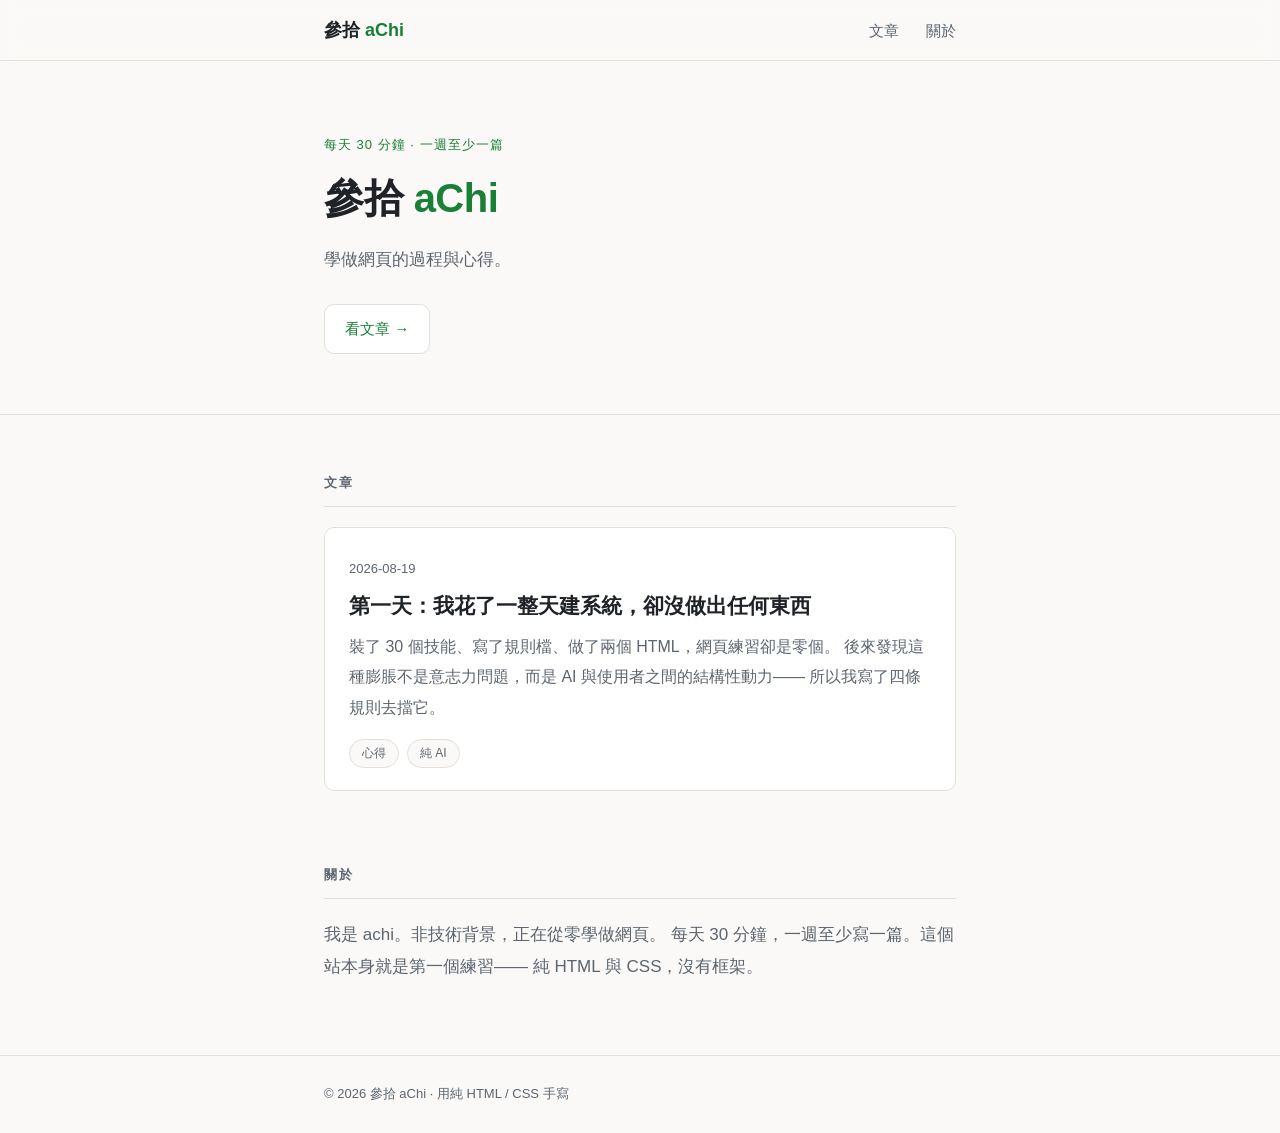
<file: index.html>
<!DOCTYPE html>
<html lang="zh-Hant">
<head>
  <meta charset="UTF-8">
  <meta name="viewport" content="width=device-width, initial-scale=1">
  <title>參拾 aChi</title>
  <meta name="description" content="每天 30 分鐘，學做網頁的過程與心得。">
  <link rel="stylesheet" href="css/style.css">
</head>
<body>

  <header class="site-header">
    <div class="wrap header-inner">
      <a class="brand" href="index.html">參拾 <em>aChi</em></a>
      <nav class="nav">
        <a href="#posts">文章</a>
        <a href="#about">關於</a>
      </nav>
    </div>
  </header>

  <section class="hero">
    <div class="wrap">
      <p class="eyebrow">每天 30 分鐘 · 一週至少一篇</p>
      <h1>參拾 <em>aChi</em></h1>
      <!-- 標語：想到自己的一句話再填進下面這行，現在先空著 -->
      <p class="lede">學做網頁的過程與心得。</p>
      <a class="btn" href="#posts">看文章 →</a>
    </div>
  </section>

  <main class="wrap">
    <section id="posts" class="section">
      <h2 class="section-title">文章</h2>

      <!-- 新增文章：複製整個 <article class="card"> 區塊，改日期、標題、連結、摘要、標籤 -->
      <article class="card">
        <time datetime="2026-08-19">2026-08-19</time>
        <h3><a href="posts/2026-08-19-第一天.html">第一天：我花了一整天建系統，卻沒做出任何東西</a></h3>
        <p>
          裝了 30 個技能、寫了規則檔、做了兩個 HTML，網頁練習卻是零個。
          後來發現這種膨脹不是意志力問題，而是 AI 與使用者之間的結構性動力——
          所以我寫了四條規則去擋它。
        </p>
        <ul class="tags">
          <li>心得</li>
          <li>純 AI</li>
        </ul>
      </article>

    </section>

    <section id="about" class="section">
      <h2 class="section-title">關於</h2>
      <p class="about-text">
        我是 achi。非技術背景，正在從零學做網頁。
        每天 30 分鐘，一週至少寫一篇。這個站本身就是第一個練習——
        純 HTML 與 CSS，沒有框架。
      </p>
    </section>
  </main>

  <footer class="site-footer">
    <div class="wrap">
      <p>© 2026 參拾 aChi · 用純 HTML / CSS 手寫</p>
    </div>
  </footer>

</body>
</html>
</file>
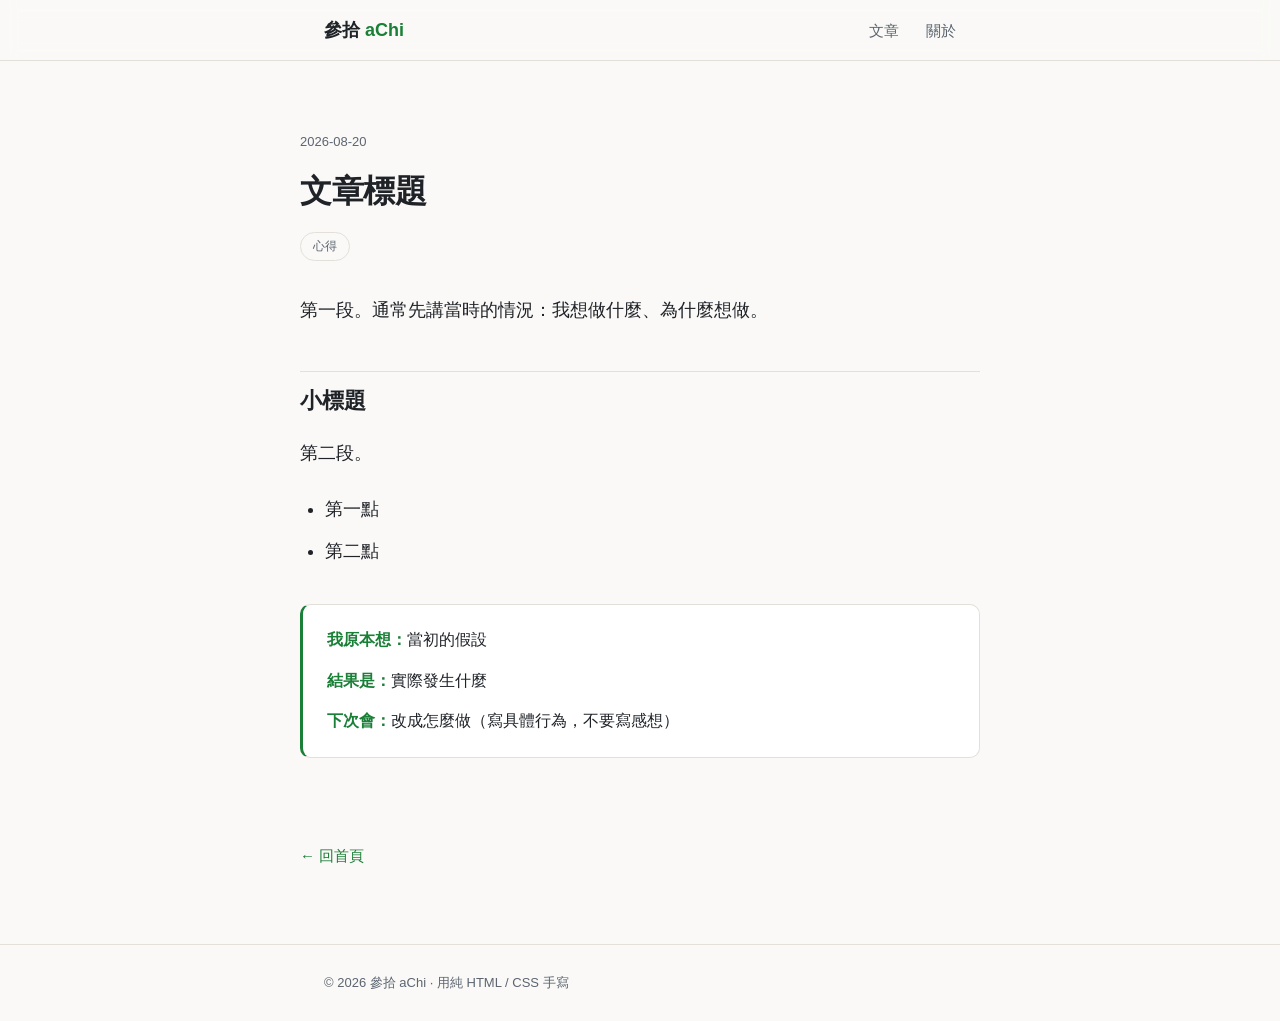
<file: _template.html>
<!DOCTYPE html>
<!-- ===================================================================
     新文章範本
     用法：
     1. 複製這個檔案到 posts/，檔名用「YYYY-MM-DD-標題.html」
        例：posts/2026-08-20-第一個網頁.html
     2. 把下面所有 ★ 標記的地方改掉
     3. 回 index.html，複製一個 <article class="card"> 卡片，
        把 href 指到你剛建的檔案
     注意：檔案在 posts/ 裡，所以路徑要用 ../ 往上一層（已經寫好了）
     =================================================================== -->
<html lang="zh-Hant">
<head>
  <meta charset="UTF-8">
  <meta name="viewport" content="width=device-width, initial-scale=1">
  <!-- ★ 改標題（會出現在瀏覽器分頁上） -->
  <title>文章標題 — 參拾 aChi</title>
  <!-- ★ 改摘要（Google 搜尋結果顯示的那段） -->
  <meta name="description" content="這篇在講什麼，一兩句。">
  <link rel="stylesheet" href="../css/style.css">
</head>
<body>

  <header class="site-header">
    <div class="wrap header-inner">
      <a class="brand" href="../index.html">參拾 <em>aChi</em></a>
      <nav class="nav">
        <a href="../index.html#posts">文章</a>
        <a href="../index.html#about">關於</a>
      </nav>
    </div>
  </header>

  <main class="wrap post">

    <!-- ★ 改日期，datetime 和顯示文字兩個都要改 -->
    <p class="post-meta"><time datetime="2026-08-20">2026-08-20</time></p>

    <!-- ★ 改標題 -->
    <h1>文章標題</h1>

    <!-- ★ 改標籤。想不到就先寫「心得」。要新增標籤前先看看首頁已經有哪些，不要長出同義詞 -->
    <ul class="tags">
      <li>心得</li>
    </ul>

    <div class="post-body">

      <!-- ★ 內文從這裡開始。一段文字包一個 <p> ... </p> -->
      <p>
        第一段。通常先講當時的情況：我想做什麼、為什麼想做。
      </p>

      <!-- 小標題用 <h2>，不需要的話整行刪掉 -->
      <h2>小標題</h2>

      <p>
        第二段。
      </p>

      <!-- 條列清單，不需要就整塊刪掉 -->
      <ul>
        <li>第一點</li>
        <li>第二點</li>
      </ul>

      <!-- 提到指令或檔名，用 <code> 包起來會變成灰底小方塊，像這樣：
           我跑了 <code>python3 -m http.server</code> 起伺服器 -->

      <!-- 三行：這篇的重點。不想寫就整塊刪掉，但建議留著 -->
      <div class="three-lines">
        <p><strong>我原本想：</strong>當初的假設</p>
        <p><strong>結果是：</strong>實際發生什麼</p>
        <p><strong>下次會：</strong>改成怎麼做（寫具體行為，不要寫感想）</p>
      </div>

    </div>

    <a class="back" href="../index.html">← 回首頁</a>

  </main>

  <footer class="site-footer">
    <div class="wrap">
      <p>© 2026 參拾 aChi · 用純 HTML / CSS 手寫</p>
    </div>
  </footer>

</body>
</html>
</file>
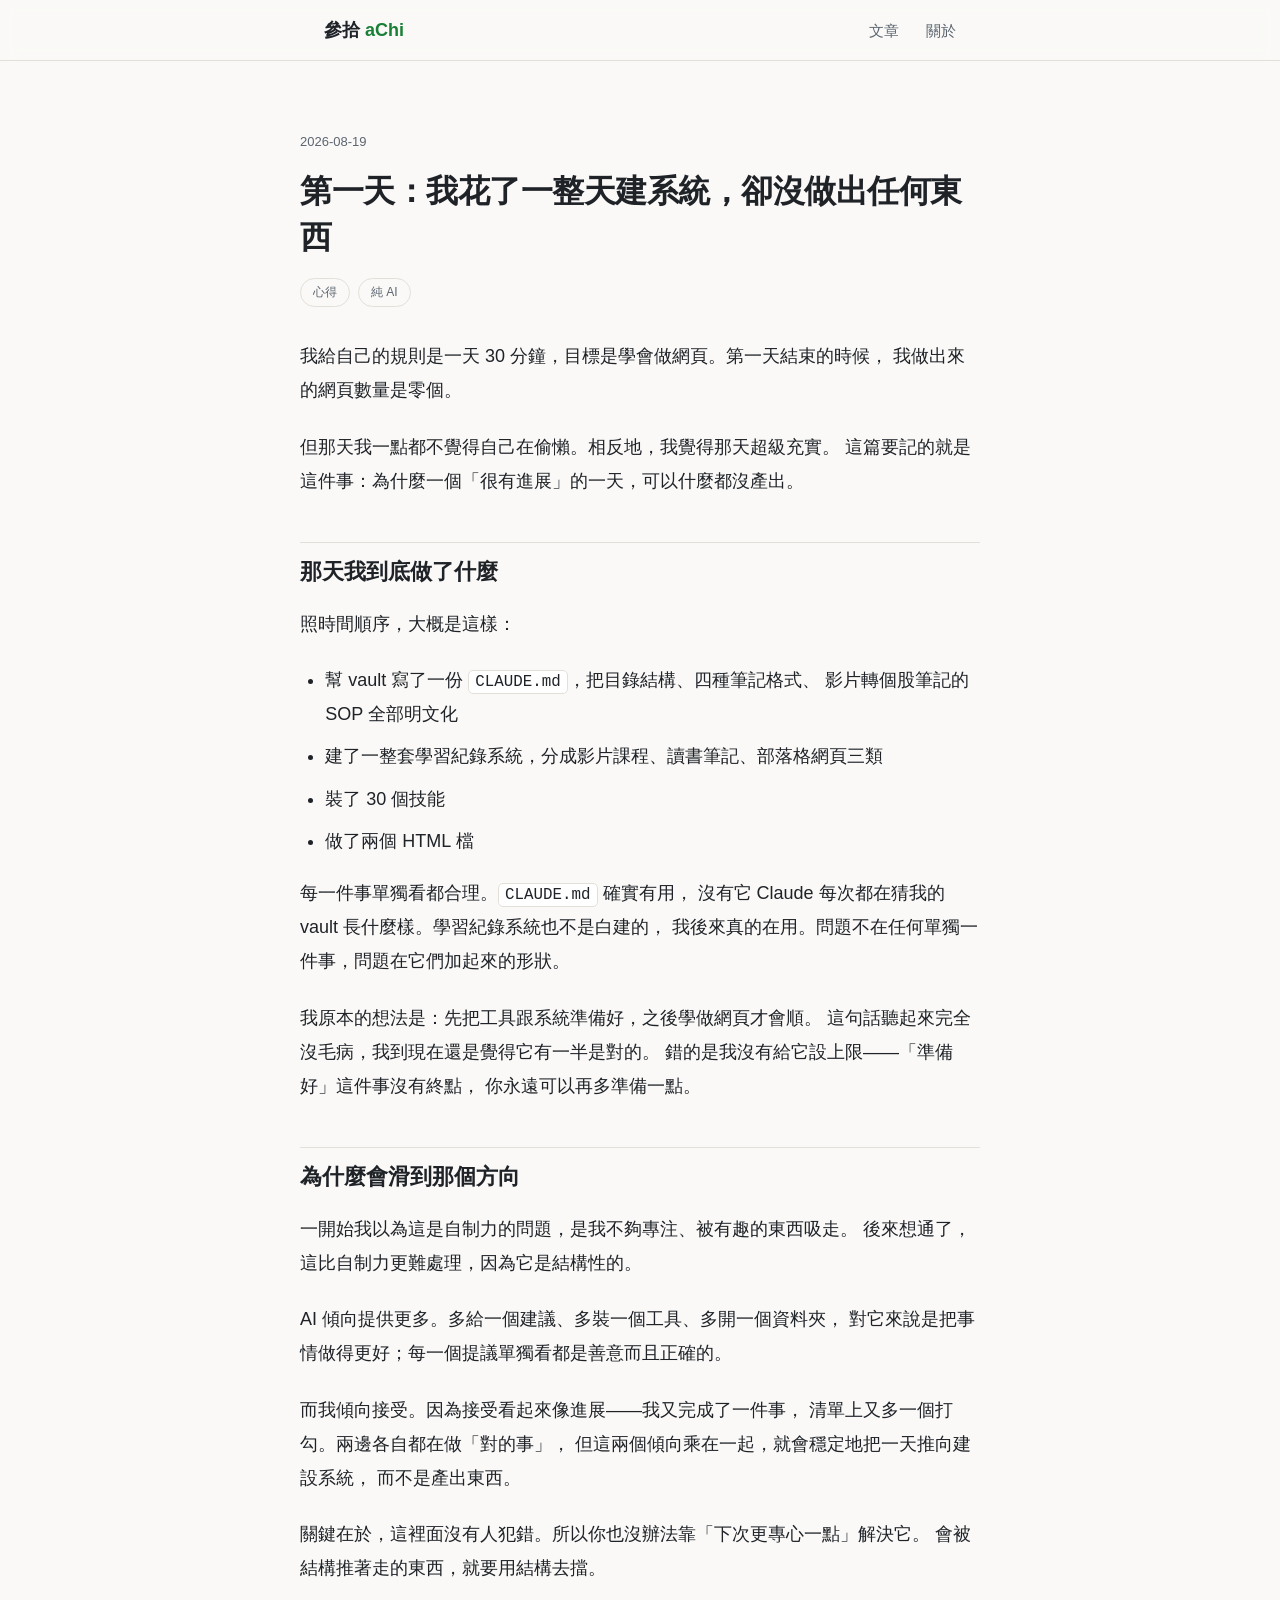
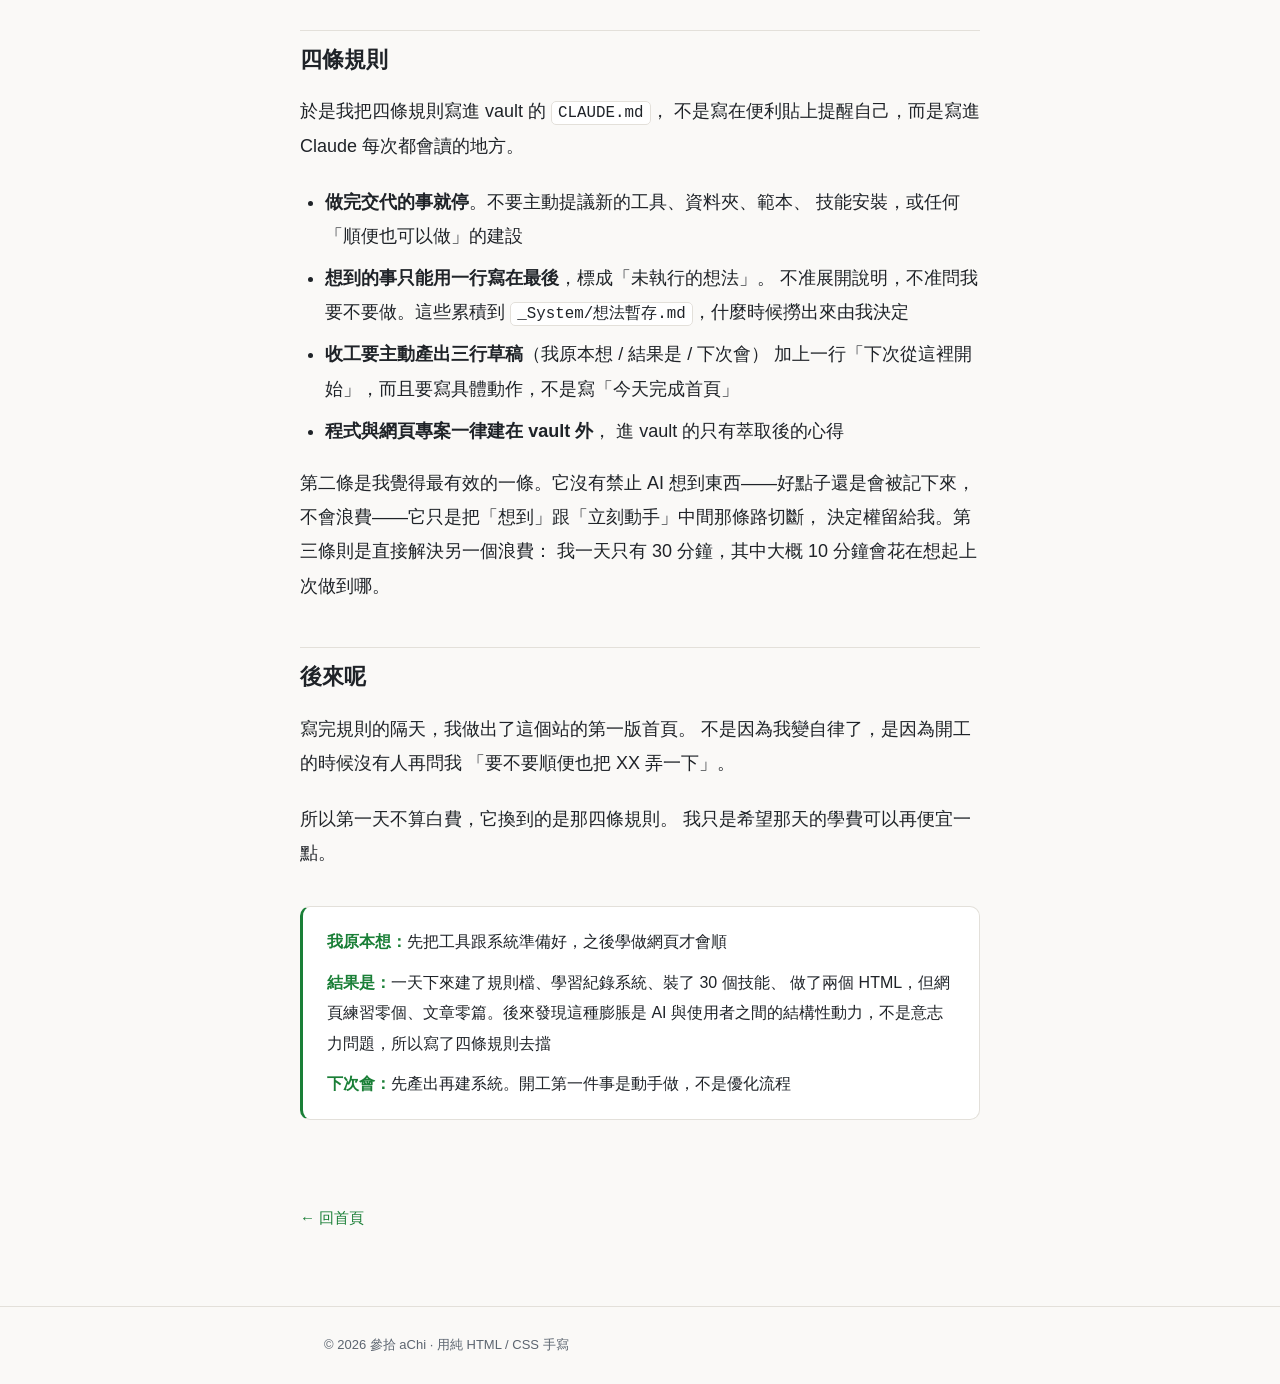
<file: posts/2026-08-19-第一天.html>
<!DOCTYPE html>
<html lang="zh-Hant">
<head>
  <meta charset="UTF-8">
  <meta name="viewport" content="width=device-width, initial-scale=1">
  <title>第一天：我花了一整天建系統，卻沒做出任何東西 — 參拾 aChi</title>
  <meta name="description" content="裝了 30 個技能、寫了規則檔、做了兩個 HTML，網頁練習卻是零個。後來發現這種膨脹不是意志力問題，而是 AI 與使用者之間的結構性動力。">
  <link rel="stylesheet" href="../css/style.css">
</head>
<body>

  <header class="site-header">
    <div class="wrap header-inner">
      <a class="brand" href="../index.html">參拾 <em>aChi</em></a>
      <nav class="nav">
        <a href="../index.html#posts">文章</a>
        <a href="../index.html#about">關於</a>
      </nav>
    </div>
  </header>

  <main class="wrap post">

    <p class="post-meta"><time datetime="2026-08-19">2026-08-19</time></p>

    <h1>第一天：我花了一整天建系統，卻沒做出任何東西</h1>

    <ul class="tags">
      <li>心得</li>
      <li>純 AI</li>
    </ul>

    <div class="post-body">

      <p>
        我給自己的規則是一天 30 分鐘，目標是學會做網頁。第一天結束的時候，
        我做出來的網頁數量是零個。
      </p>

      <p>
        但那天我一點都不覺得自己在偷懶。相反地，我覺得那天超級充實。
        這篇要記的就是這件事：為什麼一個「很有進展」的一天，可以什麼都沒產出。
      </p>

      <h2>那天我到底做了什麼</h2>

      <p>
        照時間順序，大概是這樣：
      </p>

      <ul>
        <li>幫 vault 寫了一份 <code>CLAUDE.md</code>，把目錄結構、四種筆記格式、
            影片轉個股筆記的 SOP 全部明文化</li>
        <li>建了一整套學習紀錄系統，分成影片課程、讀書筆記、部落格網頁三類</li>
        <li>裝了 30 個技能</li>
        <li>做了兩個 HTML 檔</li>
      </ul>

      <p>
        每一件事單獨看都合理。<code>CLAUDE.md</code> 確實有用，
        沒有它 Claude 每次都在猜我的 vault 長什麼樣。學習紀錄系統也不是白建的，
        我後來真的在用。問題不在任何單獨一件事，問題在它們加起來的形狀。
      </p>

      <p>
        我原本的想法是：先把工具跟系統準備好，之後學做網頁才會順。
        這句話聽起來完全沒毛病，我到現在還是覺得它有一半是對的。
        錯的是我沒有給它設上限——「準備好」這件事沒有終點，
        你永遠可以再多準備一點。
      </p>

      <h2>為什麼會滑到那個方向</h2>

      <p>
        一開始我以為這是自制力的問題，是我不夠專注、被有趣的東西吸走。
        後來想通了，這比自制力更難處理，因為它是結構性的。
      </p>

      <p>
        AI 傾向提供更多。多給一個建議、多裝一個工具、多開一個資料夾，
        對它來說是把事情做得更好；每一個提議單獨看都是善意而且正確的。
      </p>

      <p>
        而我傾向接受。因為接受看起來像進展——我又完成了一件事，
        清單上又多一個打勾。兩邊各自都在做「對的事」，
        但這兩個傾向乘在一起，就會穩定地把一天推向建設系統，
        而不是產出東西。
      </p>

      <p>
        關鍵在於，這裡面沒有人犯錯。所以你也沒辦法靠「下次更專心一點」解決它。
        會被結構推著走的東西，就要用結構去擋。
      </p>

      <h2>四條規則</h2>

      <p>
        於是我把四條規則寫進 vault 的 <code>CLAUDE.md</code>，
        不是寫在便利貼上提醒自己，而是寫進 Claude 每次都會讀的地方。
      </p>

      <ul>
        <li><strong>做完交代的事就停</strong>。不要主動提議新的工具、資料夾、範本、
            技能安裝，或任何「順便也可以做」的建設</li>
        <li><strong>想到的事只能用一行寫在最後</strong>，標成「未執行的想法」。
            不准展開說明，不准問我要不要做。這些累積到
            <code>_System/想法暫存.md</code>，什麼時候撈出來由我決定</li>
        <li><strong>收工要主動產出三行草稿</strong>（我原本想 / 結果是 / 下次會）
            加上一行「下次從這裡開始」，而且要寫具體動作，不是寫「今天完成首頁」</li>
        <li><strong>程式與網頁專案一律建在 vault 外</strong>，
            進 vault 的只有萃取後的心得</li>
      </ul>

      <p>
        第二條是我覺得最有效的一條。它沒有禁止 AI 想到東西——好點子還是會被記下來，
        不會浪費——它只是把「想到」跟「立刻動手」中間那條路切斷，
        決定權留給我。第三條則是直接解決另一個浪費：
        我一天只有 30 分鐘，其中大概 10 分鐘會花在想起上次做到哪。
      </p>

      <h2>後來呢</h2>

      <p>
        寫完規則的隔天，我做出了這個站的第一版首頁。
        不是因為我變自律了，是因為開工的時候沒有人再問我
        「要不要順便也把 XX 弄一下」。
      </p>

      <p>
        所以第一天不算白費，它換到的是那四條規則。
        我只是希望那天的學費可以再便宜一點。
      </p>

      <div class="three-lines">
        <p><strong>我原本想：</strong>先把工具跟系統準備好，之後學做網頁才會順</p>
        <p><strong>結果是：</strong>一天下來建了規則檔、學習紀錄系統、裝了 30 個技能、
           做了兩個 HTML，但網頁練習零個、文章零篇。後來發現這種膨脹是
           AI 與使用者之間的結構性動力，不是意志力問題，所以寫了四條規則去擋</p>
        <p><strong>下次會：</strong>先產出再建系統。開工第一件事是動手做，不是優化流程</p>
      </div>

    </div>

    <a class="back" href="../index.html">← 回首頁</a>

  </main>

  <footer class="site-footer">
    <div class="wrap">
      <p>© 2026 參拾 aChi · 用純 HTML / CSS 手寫</p>
    </div>
  </footer>

</body>
</html>
</file>
<file: css/style.css>
/* ============================================
   參拾 aChi — 樣式表
   淺色為主，系統切到深色模式時自動變深色。
   改顏色只要動下面兩組色票，其他地方都不用碰。
   ============================================ */

/* --- 色票 1：淺色（預設） --- */
:root {
  --bg:         #faf9f7;   /* 背景，米白 */
  --bg-card:    #ffffff;   /* 卡片底色 */
  --border:     #e3e0da;   /* 分隔線 */
  --text:       #1f2328;   /* 主要文字 */
  --text-dim:   #5c6570;   /* 次要文字 */
  --accent:     #1a7f37;   /* 強調色，深綠 */
  --header-bg:  rgba(250, 249, 247, 0.85);  /* 頁首半透明底 */
  --radius:     10px;
  --wrap:       680px;     /* 內容最大寬度，閱讀優先所以不要太寬 */
}

/* --- 色票 2：深色（系統設定為深色模式時自動套用） ---
   要改深色的顏色就改這一區，改淺色改上面那區。 */
@media (prefers-color-scheme: dark) {
  :root {
    --bg:        #0e1116;
    --bg-card:   #161b22;
    --border:    #262d36;
    --text:      #e6edf3;
    --text-dim:  #9aa7b4;
    --accent:    #7ee787;
    --header-bg: rgba(14, 17, 22, 0.85);
  }
}

/* --- 基礎 --- */
* { box-sizing: border-box; }

body {
  margin: 0;
  background: var(--bg);
  color: var(--text);
  font-family: -apple-system, "Helvetica Neue",
               "PingFang TC", "Noto Sans TC", sans-serif;
  font-size: 18px;
  line-height: 1.9;      /* 閱讀優先，行距拉開 */
  -webkit-font-smoothing: antialiased;
}

a { color: var(--accent); text-decoration: none; }
a:hover { text-decoration: underline; }

.wrap {
  max-width: var(--wrap);
  margin: 0 auto;
  padding: 0 24px;
}

/* --- 頁首 --- */
.site-header {
  border-bottom: 1px solid var(--border);
  position: sticky;
  top: 0;
  background: var(--header-bg);
  backdrop-filter: blur(8px);
}

.header-inner {
  display: flex;
  align-items: center;
  justify-content: space-between;
  height: 60px;
}

.brand {
  color: var(--text);
  font-weight: 700;
  font-size: 18px;
}
.brand em {                /* 站名的英文部分 */
  font-style: normal;
  color: var(--accent);
}
.brand:hover { text-decoration: none; }

.nav a {
  color: var(--text-dim);
  margin-left: 22px;
  font-size: 15px;
}
.nav a:hover { color: var(--text); text-decoration: none; }

/* --- 首頁開場 --- */
.hero {
  padding: 72px 0 60px;
  border-bottom: 1px solid var(--border);
}

.eyebrow {
  color: var(--accent);
  font-size: 13px;
  letter-spacing: 1px;
  margin: 0 0 14px;
}

.hero h1 {
  margin: 0 0 20px;
  font-size: 40px;
  line-height: 1.3;
  letter-spacing: -0.5px;
}
.hero h1 em {
  font-style: normal;
  color: var(--accent);
}

.lede {
  color: var(--text-dim);
  margin: 0 0 28px;
  font-size: 17px;
}

.btn {
  display: inline-block;
  border: 1px solid var(--border);
  border-radius: var(--radius);
  padding: 10px 20px;
  font-size: 15px;
  background: var(--bg-card);
  transition: border-color 0.2s;
}
.btn:hover { border-color: var(--accent); text-decoration: none; }

/* --- 區塊 --- */
.section { padding: 56px 0 0; }

.section-title {
  font-size: 13px;
  letter-spacing: 2px;
  color: var(--text-dim);
  margin: 0 0 20px;
  padding-bottom: 10px;
  border-bottom: 1px solid var(--border);
}

/* --- 文章卡片 --- */
.card {
  background: var(--bg-card);
  border: 1px solid var(--border);
  border-radius: var(--radius);
  padding: 22px 24px;
  margin-bottom: 16px;
}

.card time {
  color: var(--text-dim);
  font-size: 13px;
  font-variant-numeric: tabular-nums;
}

.card h3 {
  margin: 6px 0 10px;
  font-size: 21px;
  line-height: 1.5;
}
.card h3 a { color: var(--text); }
.card h3 a:hover { color: var(--accent); text-decoration: none; }

.card p {
  margin: 0;
  color: var(--text-dim);
  font-size: 16px;
}

/* 標籤 */
.tags {
  list-style: none;
  display: flex;
  flex-wrap: wrap;
  gap: 8px;
  margin: 16px 0 0;
  padding: 0;
}
.tags li {
  font-size: 12px;
  color: var(--text-dim);
  background: var(--bg);
  border: 1px solid var(--border);
  border-radius: 999px;
  padding: 2px 12px;
}

.about-text { color: var(--text-dim); margin: 0; font-size: 17px; }

/* --- 文章頁（_template.html 用） --- */
.post { padding: 56px 0 0; }

/* 文章頁的標籤要跟內文拉開，不然會黏在第一段上面 */
.post .tags { margin-bottom: 32px; }

.post h1 {
  font-size: 32px;
  line-height: 1.45;
  margin: 10px 0 18px;
  letter-spacing: -0.5px;
}

.post-meta {
  color: var(--text-dim);
  font-size: 13px;
  font-variant-numeric: tabular-nums;
}

.post-body h2 {
  font-size: 22px;
  margin: 44px 0 14px;
  padding-top: 8px;
  border-top: 1px solid var(--border);
}

.post-body p { margin: 0 0 22px; }

.post-body ul, .post-body ol { padding-left: 1.4em; }
.post-body li { margin-bottom: 8px; }

.post-body code {
  font-family: ui-monospace, "SF Mono", Menlo, monospace;
  font-size: 0.88em;
  background: var(--bg-card);
  border: 1px solid var(--border);
  border-radius: 5px;
  padding: 2px 6px;
}

.post-body img { max-width: 100%; border-radius: var(--radius); }

/* 三行區塊：預期與現實的落差 */
.three-lines {
  background: var(--bg-card);
  border: 1px solid var(--border);
  border-left: 3px solid var(--accent);
  border-radius: var(--radius);
  padding: 20px 24px;
  margin: 36px 0;
}
.three-lines p { margin: 0 0 10px; font-size: 16px; }
.three-lines p:last-child { margin-bottom: 0; }
.three-lines strong { color: var(--accent); }

.back {
  display: inline-block;
  margin: 48px 0 0;
  font-size: 15px;
}

/* --- 頁尾 --- */
.site-footer {
  margin-top: 72px;
  border-top: 1px solid var(--border);
  padding: 26px 0;
}
.site-footer p { margin: 0; color: var(--text-dim); font-size: 13px; }

/* --- 手機版 --- */
@media (max-width: 600px) {
  body { font-size: 17px; }
  .hero { padding: 48px 0 40px; }
  .hero h1 { font-size: 29px; }
  .post h1 { font-size: 25px; }
}
</file>
